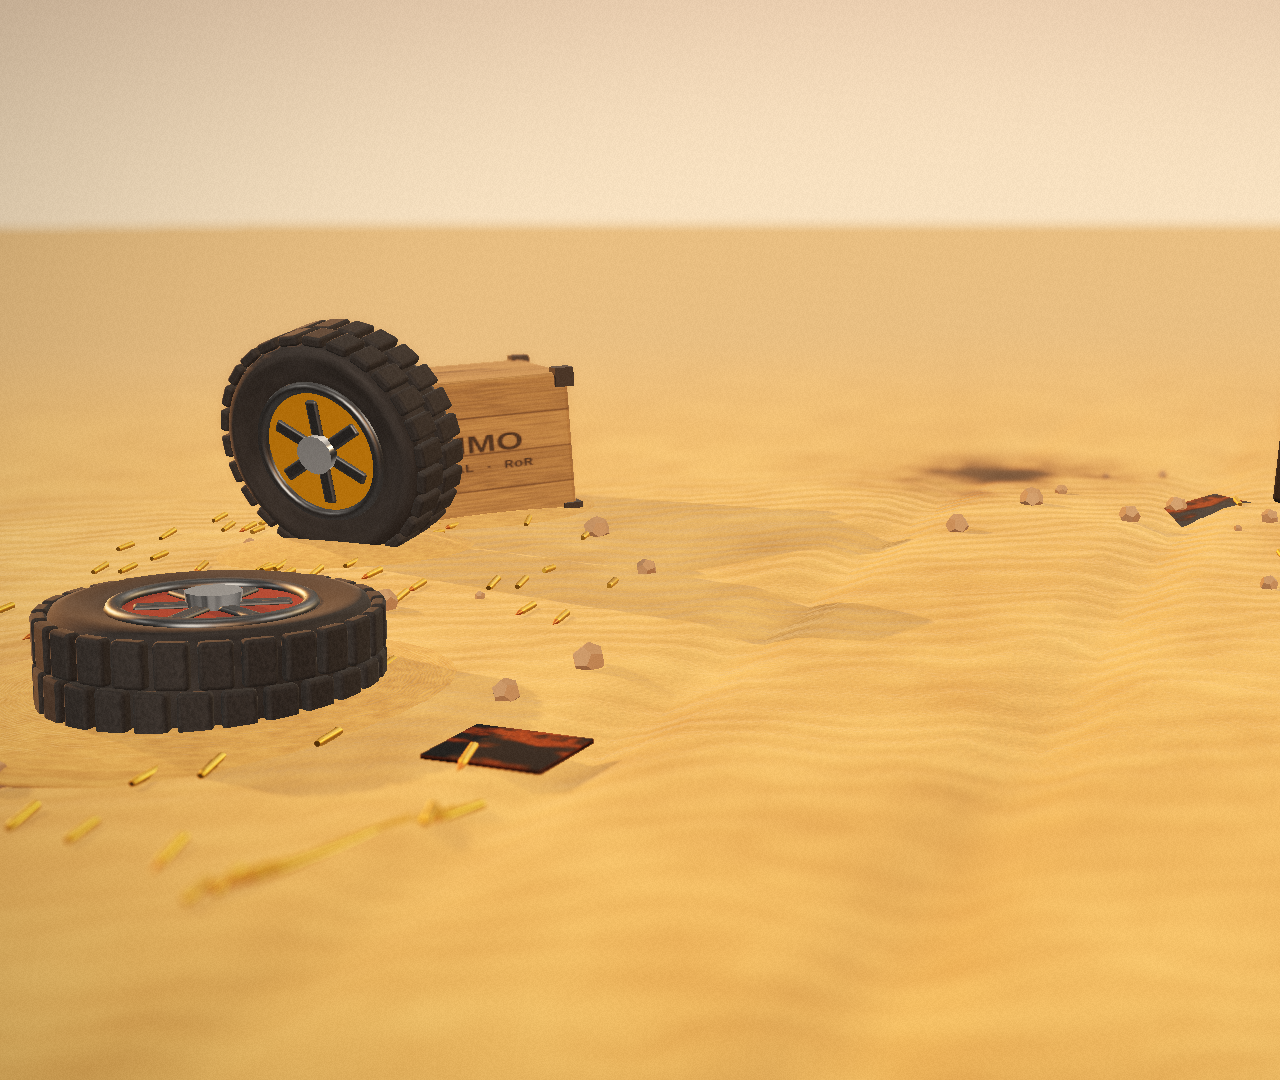
<file: tools/tile.html>
<!doctype html>
<html><head><meta charset="utf-8"><title>RiversOfRust tile render</title>
<style>html,body{margin:0;background:#000}canvas{display:block}</style>
<script type="importmap">{ "imports": { "three": "../vendor/three.module.js", "three/addons/": "../vendor/addons/", "cannon-es": "../vendor/cannon-es.js" } }</script>
</head><body>
<script type="module">
// Renders the "coming soon" tile for the DeclAIre Studios Games section: the aftermath on the sand, with the game's
// own engine and wheel lying among spent brass, scorch marks, a crate and smoke. Open with ?w=1920&h=1080.
import * as THREE from 'three';
import { RoomEnvironment } from 'three/addons/environments/RoomEnvironment.js';
import { RoundedBoxGeometry } from 'three/addons/geometries/RoundedBoxGeometry.js';
import { buildEngine, buildWheel } from '../js/parts.js';
import { sandTex, plankTex, rustPaintTex, mats } from '../js/materials.js';

const q = new URLSearchParams(location.search), W = +q.get('w') || 1920, H = +q.get('h') || 1080;
const renderer = new THREE.WebGLRenderer({ antialias: true, preserveDrawingBuffer: true });
renderer.setSize(W, H); renderer.setPixelRatio(1); document.body.appendChild(renderer.domElement);
renderer.shadowMap.enabled = true; renderer.shadowMap.type = THREE.PCFSoftShadowMap;
renderer.toneMapping = THREE.ACESFilmicToneMapping; renderer.toneMappingExposure = 1.0; renderer.outputColorSpace = THREE.SRGBColorSpace;
const scene = new THREE.Scene();
const pm = new THREE.PMREMGenerator(renderer); scene.environment = pm.fromScene(new RoomEnvironment(), 0.04).texture; scene.environmentIntensity = 0.55;
scene.fog = new THREE.Fog(0xd3a274, 6, 19);
// a hazy evening sky: a gradient by height, dusty at the horizon
scene.background = new THREE.Color(0xe3b07c);
scene.add(new THREE.Mesh(new THREE.SphereGeometry(45, 48, 24), new THREE.ShaderMaterial({ side: THREE.BackSide, depthWrite: false, fog: false,
  vertexShader: 'varying vec3 vP; void main(){ vP = normalize(position); gl_Position = projectionMatrix * modelViewMatrix * vec4(position, 1.0); }',
  fragmentShader: 'varying vec3 vP; void main(){ float y = max(vP.y, 0.0); vec3 hz = vec3(0.98, 0.72, 0.47), mid = vec3(0.78, 0.5, 0.36), top = vec3(0.36, 0.3, 0.36); vec3 c = mix(hz, mid, smoothstep(0.0, 0.18, y)); c = mix(c, top, smoothstep(0.18, 0.75, y)); float sun = pow(max(dot(normalize(vP), normalize(vec3(-7.0, 2.6, -4.5))), 0.0), 40.0); gl_FragColor = vec4(c + vec3(1.0, 0.7, 0.4) * sun * 0.9, 1.0); }' })));
// the sand runs out to the horizon
{ const far = new THREE.Mesh(new THREE.CircleGeometry(60, 48), new THREE.MeshStandardMaterial({ color: 0xc9925f, roughness: 1 })); far.rotation.x = -Math.PI / 2; far.position.y = -0.18; far.receiveShadow = true; scene.add(far); }
let seed = 11; const rnd = () => ((seed = (seed * 1664525 + 1013904223) >>> 0) / 4294967296);
const cast = o => { o.traverse(c => { if (c.isMesh) { c.castShadow = true; c.receiveShadow = true; } }); return o; };

// light: a low, hot evening sun from behind on the left, a cool sky fill
scene.add(new THREE.HemisphereLight(0xa9c0de, 0x6a4026, 0.45));
const sun = new THREE.DirectionalLight(0xffb870, 5.2); sun.position.set(-7, 2.6, -4.5); sun.castShadow = true;
sun.shadow.mapSize.set(4096, 4096); Object.assign(sun.shadow.camera, { left: -6, right: 6, top: 6, bottom: -6, near: 0.5, far: 25 }); sun.shadow.bias = -0.0003; sun.shadow.normalBias = 0.01; sun.shadow.radius = 1.5;
scene.add(sun);
const bounce = new THREE.DirectionalLight(0xffc796, 1.5); bounce.position.set(4, 2.2, 6); scene.add(bounce);
const rimL = new THREE.DirectionalLight(0xffe0b0, 1.2); rimL.position.set(6, 3, -6); scene.add(rimL);

// sand: a gently rolling ground with ripples, tyre ruts through the middle
const sand = sandTex(); sand.color.repeat.set(14, 14); sand.bump.repeat.set(14, 14);
const g = new THREE.PlaneGeometry(30, 30, 300, 300); const P = g.attributes.position;
for (let i = 0; i < P.count; i++) {
  const x = P.getX(i), y = P.getY(i);
  let h = Math.sin(x * 0.35 + 1) * 0.12 + Math.cos(y * 0.28 + x * 0.1) * 0.1 + Math.sin(x * 2.1 + y * 1.3) * 0.015;
  for (const rx of [-0.55, 0.55]) { const d = Math.abs(x - rx - y * 0.25); if (d < 0.18) h -= (1 - d / 0.18) * 0.05; }   // ruts
  P.setZ(i, h);
}
g.computeVertexNormals();
const ground = new THREE.Mesh(g, new THREE.MeshStandardMaterial({ map: sand.color, bumpMap: sand.bump, bumpScale: 2.2, roughness: 0.98, color: 0xf0d7b8 }));
ground.rotation.x = -Math.PI / 2; ground.receiveShadow = true; scene.add(ground);
const heightAt = (x, z) => { const y = -z; let h = Math.sin(x * 0.35 + 1) * 0.12 + Math.cos(y * 0.28 + x * 0.1) * 0.1 + Math.sin(x * 2.1 + y * 1.3) * 0.015; for (const rx of [-0.55, 0.55]) { const d = Math.abs(x - rx - y * 0.25); if (d < 0.18) h -= (1 - d / 0.18) * 0.05; } return h; };

// scorch marks
const scorchTex = (() => { const c = document.createElement('canvas'); c.width = c.height = 256; const x = c.getContext('2d');
  const gr = x.createRadialGradient(128, 128, 4, 128, 128, 128); gr.addColorStop(0, 'rgba(6,5,4,1)'); gr.addColorStop(0.35, 'rgba(14,10,8,0.92)'); gr.addColorStop(0.7, 'rgba(50,32,20,0.35)'); gr.addColorStop(1, 'rgba(60,40,25,0)');
  x.fillStyle = gr; x.fillRect(0, 0, 256, 256);
  x.globalCompositeOperation = 'destination-out';
  for (let i = 0; i < 220; i++) { const a = Math.random() * 6.28, r = 40 + Math.random() * 90, px = 128 + Math.cos(a) * r, py = 128 + Math.sin(a) * r, rr = 4 + Math.random() * 18; const g2 = x.createRadialGradient(px, py, 0, px, py, rr); g2.addColorStop(0, 'rgba(0,0,0,0.5)'); g2.addColorStop(1, 'rgba(0,0,0,0)'); x.fillStyle = g2; x.fillRect(px - rr, py - rr, rr * 2, rr * 2); }
  x.globalCompositeOperation = 'source-over';
  for (let i = 0; i < 60; i++) { const px = 128 + (Math.random() - 0.5) * 90, py = 128 + (Math.random() - 0.5) * 90; x.fillStyle = `rgba(${Math.random() < 0.2 ? '90,60,40' : '5,4,3'},${0.15 + Math.random() * 0.3})`; x.fillRect(px, py, 1 + Math.random() * 4, 1 + Math.random() * 4); }
  const t = new THREE.CanvasTexture(c); t.colorSpace = THREE.SRGBColorSpace; return t; })();
for (const [x, z, s] of [[2.2, -0.6, 2.6], [-2.4, 0.9, 1.9], [0.2, -2.4, 1.7], [3.0, 2.0, 1.2]]) {
  const m = new THREE.Mesh(new THREE.PlaneGeometry(s, s), new THREE.MeshStandardMaterial({ map: scorchTex, transparent: true, depthWrite: false, roughness: 1, polygonOffset: true, polygonOffsetFactor: -4 }));
  m.rotation.x = -Math.PI / 2; m.rotation.z = rnd() * 6; m.position.set(x, heightAt(x, z) + 0.02, z); m.receiveShadow = true; scene.add(m);
}

// the game's own V8, dumped on the sand on the right, tipped over
const eng = cast(buildEngine()); eng.scale.setScalar(1.25); eng.position.set(2.05, heightAt(2.05, -0.5) - 0.05, -0.5); eng.rotation.set(0.05, -2.45, 0.1); scene.add(eng);
// a wheel lying flat on the left, and another leaning on the crate
const w1 = cast(buildWheel(false)); const s1 = w1.getObjectByName('spin'); w1.remove(s1); s1.position.set(-2.05, heightAt(-2.05, 0.9) + 0.13, 0.9); s1.rotation.set(0, 0.4, Math.PI / 2 - 0.05); scene.add(s1);
const w2 = cast(buildWheel(true)); const s2 = w2.getObjectByName('spin'); w2.remove(s2); s2.position.set(-2.35, heightAt(-2.35, -1.05) + 0.42, -1.05); s2.rotation.set(0.0, 1.25 + Math.PI, -0.18); scene.add(s2);
// a plank crate with steel corners and a stencil
const stencil = (() => { const c = document.createElement('canvas'); c.width = 512; c.height = 512; const x = c.getContext('2d'); x.drawImage(plankTex().image, 0, 0, 512, 512);
  x.font = '900 86px Impact, sans-serif'; x.fillStyle = 'rgba(25,18,12,0.82)'; x.textAlign = 'center'; x.fillText('AMMO', 256, 250); x.font = '700 40px "Courier New", monospace'; x.fillText('.50 CAL · RoR', 256, 315);
  const t = new THREE.CanvasTexture(c); t.colorSpace = THREE.SRGBColorSpace; return t; })();
const crate = new THREE.Group(); scene.add(crate);
crate.add(new THREE.Mesh(new RoundedBoxGeometry(0.9, 0.62, 0.62, 2, 0.02), new THREE.MeshStandardMaterial({ map: stencil, roughness: 0.85 })));
const steel = new THREE.MeshStandardMaterial({ color: 0x3c3f42, roughness: 0.5, metalness: 0.8 });
for (const sx of [-1, 1]) for (const sy of [-1, 1]) for (const sz of [-1, 1]) { const b = new THREE.Mesh(new THREE.BoxGeometry(0.08, 0.08, 0.08), steel); b.position.set(sx * 0.43, sy * 0.29, sz * 0.29); crate.add(b); }
crate.position.set(-2.2, heightAt(-2.2, -1.9) + 0.29, -1.9); crate.rotation.set(0, 0.55, 0.03); cast(crate);
// an olive ammo can and a red jerry can
const can = new THREE.Mesh(new RoundedBoxGeometry(0.32, 0.2, 0.14, 2, 0.015), new THREE.MeshStandardMaterial({ color: 0x3f4a2a, roughness: 0.5, metalness: 0.5 }));
can.position.set(1.35, heightAt(1.35, 1.1) + 0.1, 1.1); can.rotation.y = -0.5; scene.add(cast(can));
const jerry = new THREE.Mesh(new RoundedBoxGeometry(0.17, 0.46, 0.34, 2, 0.03), new THREE.MeshStandardMaterial({ map: rustPaintTex('#8a1f15', 0.45, 92, 256).color, roughness: 0.55, metalness: 0.5 }));
jerry.position.set(2.95, heightAt(2.95, -2.1) + 0.21, -2.1); jerry.rotation.set(0, 0.6, -0.12); scene.add(cast(jerry));
// spent brass, live rounds and a length of belt, scattered across the front
const brass = new THREE.MeshStandardMaterial({ color: 0xc89a46, roughness: 0.28, metalness: 1 });
const copper = new THREE.MeshStandardMaterial({ color: 0xb06a3a, roughness: 0.3, metalness: 1 });
const casing = new THREE.CylinderGeometry(0.011, 0.012, 0.1, 14), neck = new THREE.CylinderGeometry(0.008, 0.011, 0.02, 14), tip = new THREE.ConeGeometry(0.0085, 0.045, 14);
function round(live) { const o = new THREE.Group(); const c = new THREE.Mesh(casing, brass); o.add(c); const n = new THREE.Mesh(neck, brass); n.position.y = 0.06; o.add(n); if (live) { const t = new THREE.Mesh(tip, copper); t.position.y = 0.092; o.add(t); } return cast(o); }
for (let i = 0; i < 260; i++) {
  const side = rnd() < 0.5 ? -1 : 1, x = side * (0.9 + Math.pow(rnd(), 0.7) * 2.4), z = -1.8 + rnd() * 4.4;
  if (Math.abs(x) < 1.1 && z > -1 && z < 2.6) continue;   // keep the middle clear for the words
  const o = round(rnd() < 0.15); o.rotation.set(Math.PI / 2, rnd() * 6.28, 0); o.rotateX((rnd() - 0.5) * 0.3);
  o.position.set(x, heightAt(x, z) + 0.011, z); scene.add(o);
}
for (let i = 0; i < 14; i++) { const o = round(true); o.rotation.set(Math.PI / 2, 0, 0.6); o.position.set(-1.45 + i * 0.026, heightAt(-1.45, 2.2) + 0.012, 2.2 - i * 0.03 + Math.sin(i * 0.6) * 0.03); scene.add(o); }
for (let i = 0; i < 10; i++) { const o = round(true); o.rotation.set(Math.PI / 2, 0, -0.4); o.position.set(1.9 + i * 0.027, heightAt(1.9, 1.75) + 0.012, 1.75 + i * 0.02); scene.add(o); }
// a spanner and a few bolts
const wrench = new THREE.Mesh(new THREE.BoxGeometry(0.03, 0.012, 0.32), new THREE.MeshStandardMaterial({ color: 0x9ca2a7, roughness: 0.3, metalness: 1 }));
wrench.position.set(1.25, heightAt(1.25, 0.3) + 0.01, 0.3); wrench.rotation.y = 0.9; scene.add(cast(wrench));
// sand drifted against the things lying in it, a few stones and bits of scrap
const sandMat = new THREE.MeshStandardMaterial({ map: sand.color, bumpMap: sand.bump, bumpScale: 2.2, roughness: 0.98, color: 0xe8cba6 });
for (const [x, z, sx, sz] of [[-2.05, 0.9, 0.9, 0.7], [2.05, -0.5, 1.0, 0.8], [-2.2, -1.9, 0.8, 0.5], [-2.35, -1.05, 0.5, 0.4]]) { const m = new THREE.Mesh(new THREE.SphereGeometry(1, 24, 12), sandMat); m.scale.set(sx, 0.07, sz); m.position.set(x, heightAt(x, z) - 0.02, z); m.receiveShadow = true; scene.add(m); }
const stone = new THREE.MeshStandardMaterial({ color: 0x8a6a50, roughness: 0.95, flatShading: true });
for (let i = 0; i < 40; i++) { const x = (rnd() - 0.5) * 9, z = -2.5 + rnd() * 5; if (Math.abs(x) < 1 && z > -1) continue; const r = 0.015 + rnd() * 0.04; const m = new THREE.Mesh(new THREE.DodecahedronGeometry(r, 0), stone); m.position.set(x, heightAt(x, z) + r * 0.4, z); m.rotation.set(rnd() * 3, rnd() * 3, rnd() * 3); scene.add(cast(m)); }
const scrap = mats().frame;
for (const [x, z, w, d, r] of [[1.0, -1.6, 0.5, 0.3, 0.7], [-1.1, 1.5, 0.35, 0.22, -0.4], [3.4, 0.6, 0.4, 0.25, 1.9]]) { const m = new THREE.Mesh(new THREE.BoxGeometry(w, 0.012, d), scrap); m.position.set(x, heightAt(x, z) + 0.01, z); m.rotation.set(0.06, r, 0.04); scene.add(cast(m)); }
const camera = new THREE.PerspectiveCamera(34, W / H, 0.05, 60);
camera.position.set(0.0, 1.55, 5.6); camera.lookAt(0.0, 0.3, -0.4);
// render to a target with depth, then blur by distance from the focus and grade like film
const rt = new THREE.WebGLRenderTarget(W, H, { samples: 4, type: THREE.HalfFloatType }); rt.depthTexture = new THREE.DepthTexture(W, H);
const rtNoMs = new THREE.WebGLRenderTarget(W, H, { type: THREE.HalfFloatType }); rtNoMs.depthTexture = new THREE.DepthTexture(W, H);
renderer.toneMapping = THREE.NoToneMapping;
renderer.setRenderTarget(rtNoMs); renderer.render(scene, camera);
renderer.setRenderTarget(null);
const post = new THREE.ShaderMaterial({
  uniforms: { tColor: { value: rtNoMs.texture }, tDepth: { value: rtNoMs.depthTexture }, near: { value: camera.near }, far: { value: camera.far }, focus: { value: 6.0 }, res: { value: new THREE.Vector2(W, H) }, seed: { value: 3.7 } },
  vertexShader: 'varying vec2 vUv; void main(){ vUv = uv; gl_Position = vec4(position.xy, 0.0, 1.0); }',
  fragmentShader: `precision highp float; varying vec2 vUv; uniform sampler2D tColor, tDepth; uniform float near, far, focus, seed; uniform vec2 res;
    float lin(float d){ float z = d * 2.0 - 1.0; return 2.0 * near * far / (far + near - z * (far - near)); }
    float coc(vec2 uv){ float z = lin(texture2D(tDepth, uv).x); return clamp(max(abs(z - focus) - 1.6, 0.0) / z * 4.5, 0.0, 1.0); }
    vec3 aces(vec3 x){ return clamp((x*(2.51*x+0.03))/(x*(2.43*x+0.59)+0.14), 0.0, 1.0); }
    float h(vec2 p){ return fract(sin(dot(p, vec2(12.9898, 78.233)) + seed) * 43758.5453); }
    void main(){
      float c = coc(vUv); vec3 acc = vec3(0.0); float wsum = 0.0; float R = c * 9.0;
      for (int i = 0; i < 48; i++) { float a = float(i) * 2.39996; float r = sqrt(float(i) / 48.0) * R; vec2 o = vec2(cos(a), sin(a)) * r / res;
        float cs = coc(vUv + o); float w = (cs * 9.0 >= r * 0.8 || cs >= c) ? 1.0 : 0.15; acc += texture2D(tColor, vUv + o).rgb * w; wsum += w; }
      vec3 col = acc / wsum;
      col = aces(col * 1.02);
      col = pow(col, vec3(1.0 / 2.2));
      col = mix(col, col * vec3(1.06, 0.98, 0.88), 0.6);                                  // warm grade
      col = (col - 0.5) * 1.08 + 0.5;                                                      // a touch of contrast
      float v = smoothstep(1.25, 0.35, length((vUv - 0.5) * vec2(1.25, 1.0))); col *= mix(0.62, 1.0, v);   // vignette
      col += (h(vUv * res) - 0.5) * 0.035;                                                 // grain
      gl_FragColor = vec4(clamp(col, 0.0, 1.0), 1.0); }`
});
const quad = new THREE.Mesh(new THREE.PlaneGeometry(2, 2), post); const ps = new THREE.Scene(); ps.add(quad);
renderer.render(ps, new THREE.Camera());
window.TILE_DONE = true;
</script>
</body></html>
</file>
